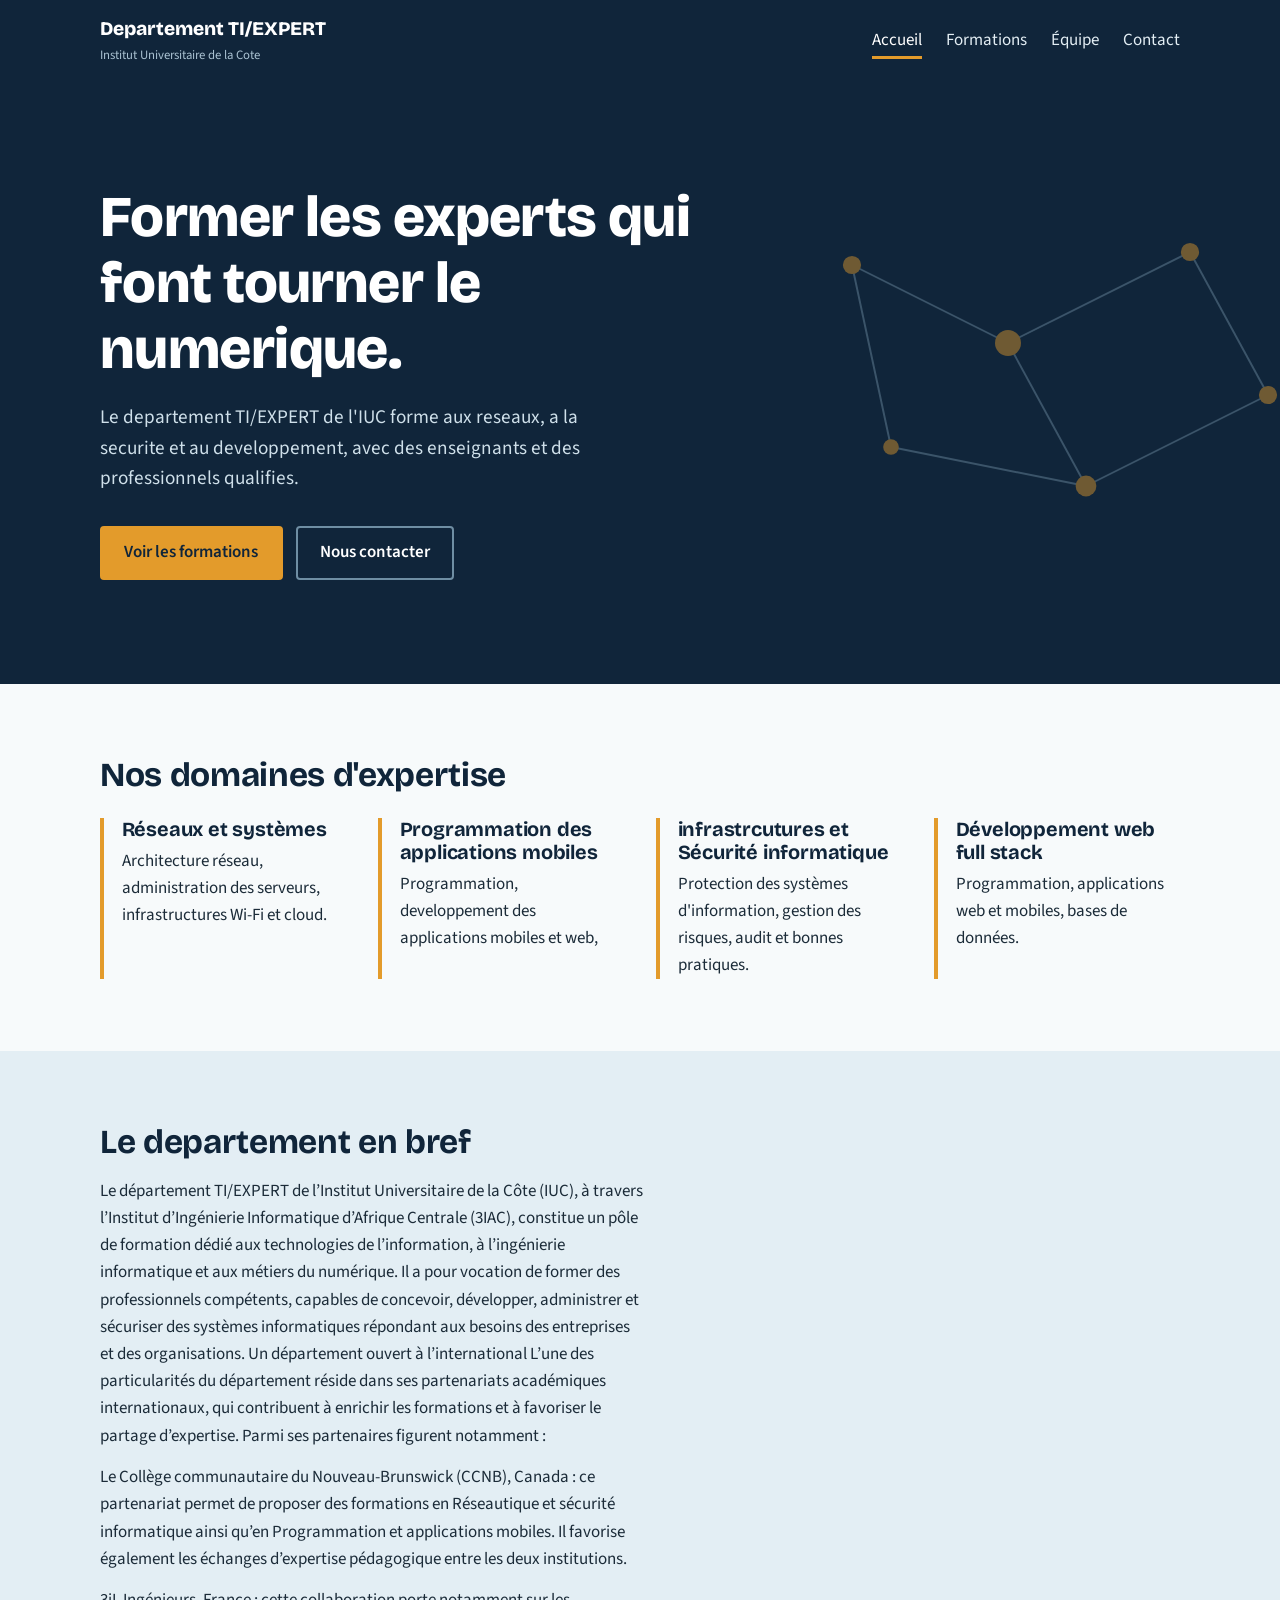
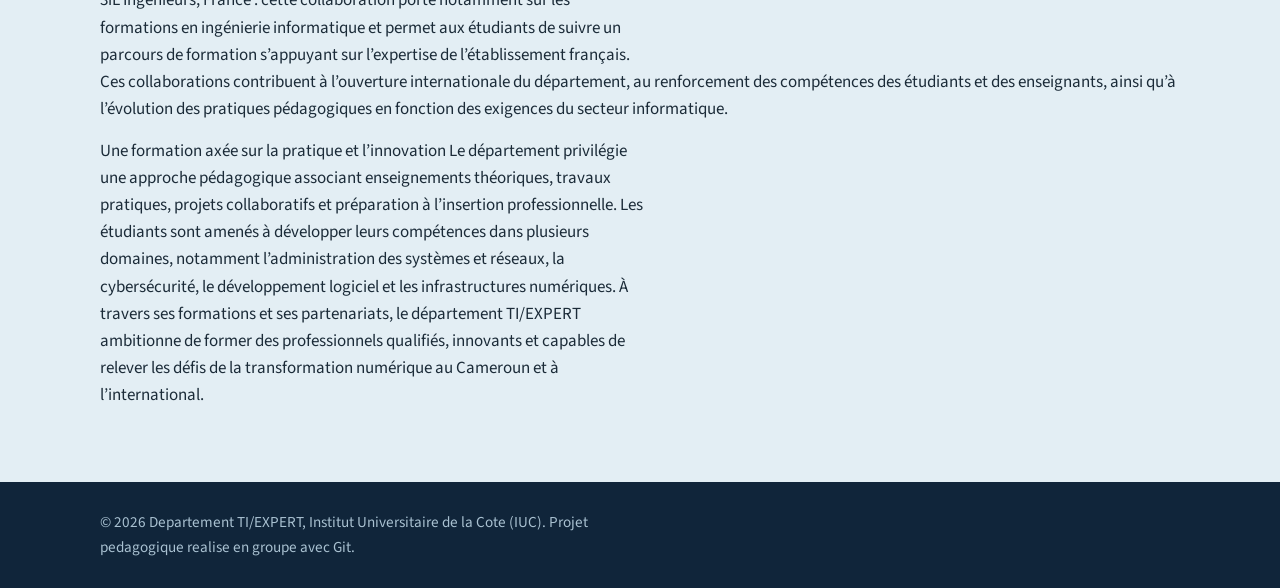
<file: index.html>
<!DOCTYPE html>
<html lang="fr">
<head>
  <meta charset="UTF-8">
  <meta name="viewport" content="width=device-width, initial-scale=1">
  <link rel="preconnect" href="https://fonts.googleapis.com">
  <link rel="preconnect" href="https://fonts.gstatic.com" crossorigin>
  <link href="https://fonts.googleapis.com/css2?family=Bricolage+Grotesque:wght@700;800&family=Source+Sans+3:wght@400;600&display=swap" rel="stylesheet">
  <link rel="stylesheet" href="style.css">
  <title>Departement TI - IUC</title>
  <meta name="description" content="Presentation du departement des technologies de l'information et experts a l'IUC.">
</head>
<body>
  <header class="entete">
    <div class="conteneur">
      <a class="marque" href="index.html">Departement TI/EXPERT<small>Institut Universitaire de la Cote</small></a>
      <nav aria-label="Navigation principale">
        <ul class="menu">
          <li><a href="index.html" aria-current="page">Accueil</a></li>
          <li><a href="formations.html">Formations</a></li>
          <li><a href="equipe.html">Équipe</a></li>
          <li><a href="contact.html">Contact</a></li>
        </ul>
      </nav>
    </div>
  </header>

  <main>
    <section class="bandeau">
      <svg class="reseau" viewBox="0 0 400 300" aria-hidden="true" fill="none" stroke="#6F8EA3" stroke-width="1.5">
        <line x1="40" y1="60" x2="160" y2="120"/><line x1="160" y1="120" x2="300" y2="50"/>
        <line x1="160" y1="120" x2="220" y2="230"/><line x1="300" y1="50" x2="360" y2="160"/>
        <line x1="220" y1="230" x2="360" y2="160"/><line x1="40" y1="60" x2="70" y2="200"/>
        <line x1="70" y1="200" x2="220" y2="230"/>
        <g fill="#E39B2B" stroke="none">
          <circle cx="40" cy="60" r="7"/><circle cx="160" cy="120" r="10"/><circle cx="300" cy="50" r="7"/>
          <circle cx="220" cy="230" r="8"/><circle cx="360" cy="160" r="7"/><circle cx="70" cy="200" r="6"/>
        </g>
      </svg>
      <div class="conteneur">
        <h1>Former les experts qui font tourner le numerique.</h1>
        <p>Le departement TI/EXPERT de l'IUC forme aux reseaux, a la securite et au developpement, avec des enseignants et des professionnels qualifies.</p>
        <div class="actions">
          <a class="bouton" href="formations.html">Voir les formations</a>
          <a class="bouton secondaire" href="contact.html">Nous contacter</a>
        </div>
      </div>
    </section>

    <section class="section">
      <div class="conteneur">
        <h2>Nos domaines d'expertise</h2>
        <div class="domaines">
          <!-- TODO : adapter les domaines au vrai contenu du département -->
          <div class="domaine">
            <h3>Réseaux et systèmes</h3>
            <p>Architecture réseau, administration des serveurs, infrastructures Wi-Fi et cloud.</p>
          </div>
          <div class="domaine">
            <h3>Programmation des applications mobiles</h3>
            <p>Programmation, developpement des applications mobiles et web,</p>
            </div>
            <div class="domaine">
            <h3>infrastrcutures et Sécurité informatique</h3>
            <p>Protection des systèmes d'information, gestion des risques, audit et bonnes pratiques.</p>
          </div>
          <div class="domaine">
            <h3>Développement web full stack</h3>
            <p>Programmation, applications web et mobiles, bases de données.</p>
          </div>
        </div>
      </div>
    </section>

    <section class="section claire">
      <div class="conteneur">
        <h2>Le departement en bref</h2>
        <!-- TODO : remplacer par la vraie presentation (histoire, mission, partenaires) -->
        <p>Le département TI/EXPERT de l’Institut Universitaire de la Côte (IUC), à travers l’Institut d’Ingénierie Informatique d’Afrique Centrale (3IAC), constitue un pôle de formation dédié aux technologies de l’information, à l’ingénierie informatique et aux métiers du numérique.
Il a pour vocation de former des professionnels compétents, capables de concevoir, développer, administrer et sécuriser des systèmes informatiques répondant aux besoins des entreprises et des organisations.

Un département ouvert à l’international
L’une des particularités du département réside dans ses partenariats académiques internationaux, qui contribuent à enrichir les formations et à favoriser le partage d’expertise. Parmi ses partenaires figurent notamment :
<p>Le Collège communautaire du Nouveau-Brunswick (CCNB), Canada : ce partenariat permet de proposer des formations en Réseautique et sécurité informatique ainsi qu’en Programmation et applications mobiles. Il favorise également les échanges d’expertise pédagogique entre les deux institutions.</p>
<p>3iL Ingénieurs, France : cette collaboration porte notamment sur les formations en ingénierie informatique et permet aux étudiants de suivre un parcours de formation s’appuyant sur l’expertise de l’établissement français.</p>
Ces collaborations contribuent à l’ouverture internationale du département, au renforcement des compétences des étudiants et des enseignants, ainsi qu’à l’évolution des pratiques pédagogiques en fonction des exigences du secteur informatique.</p>
        <p>Une formation axée sur la pratique et l’innovation
Le département privilégie une approche pédagogique associant enseignements théoriques, travaux pratiques, projets collaboratifs et préparation à l’insertion professionnelle. Les étudiants sont amenés à développer leurs compétences dans plusieurs domaines, notamment l’administration des systèmes et réseaux, la cybersécurité, le développement logiciel et les infrastructures numériques.
À travers ses formations et ses partenariats, le département TI/EXPERT ambitionne de former des professionnels qualifiés, innovants et capables de relever les défis de la transformation numérique au Cameroun et à l’international.</p>
      </div>
    </section>
  </main>

  <footer class="pied">
    <div class="conteneur">
      <p>© 2026 Departement TI/EXPERT, Institut Universitaire de la Cote (IUC). Projet pedagogique realise en groupe avec Git.</p>
    </div>
  </footer>
</body>
</html>
</file>
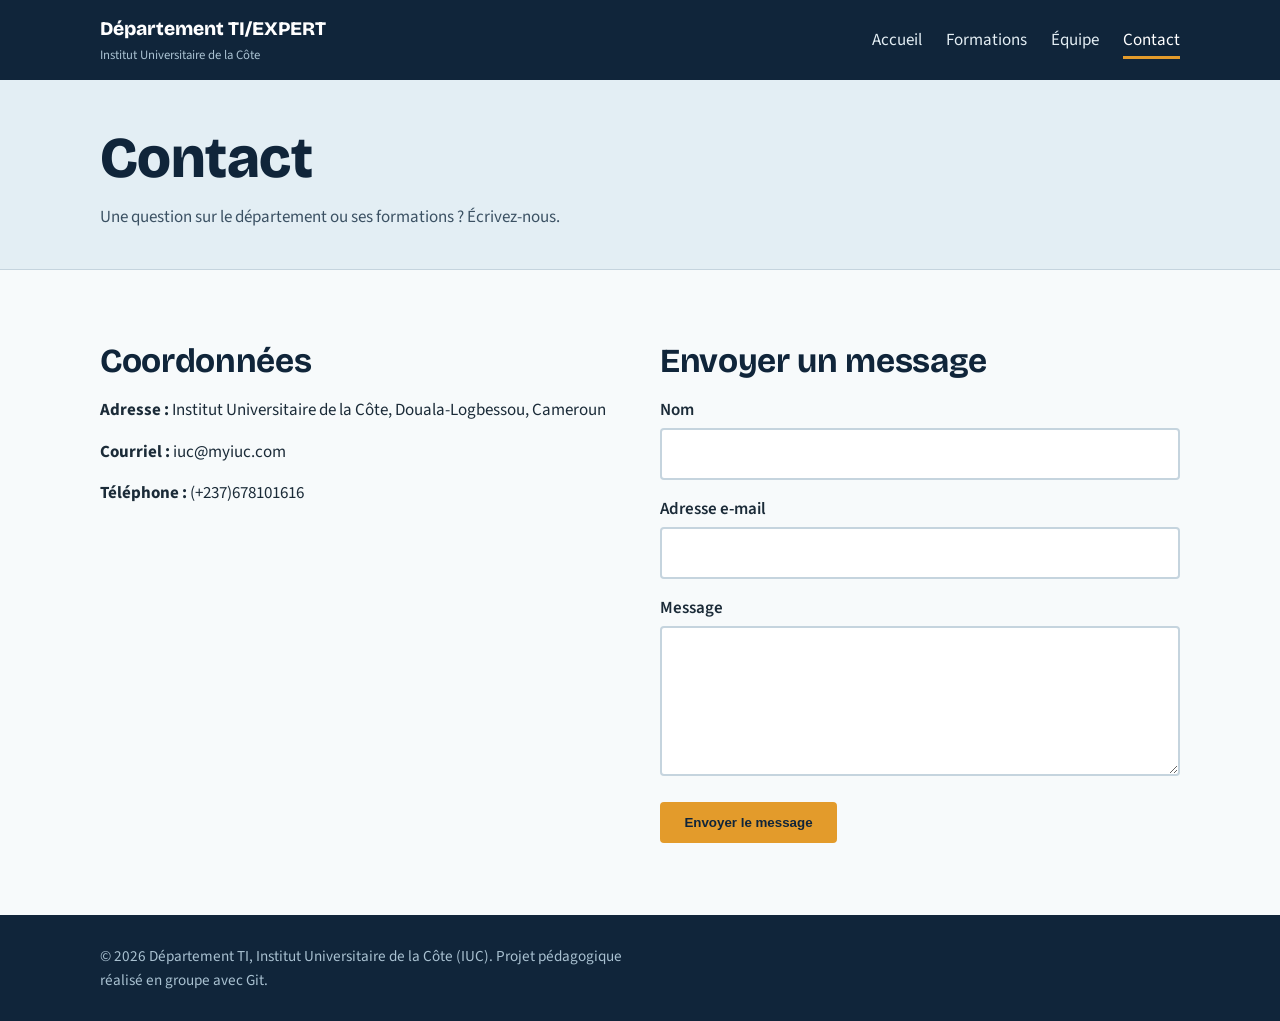
<file: contact.html>
<!DOCTYPE html>
<html lang="fr">
<head>
  <meta charset="UTF-8">
  <meta name="viewport" content="width=device-width, initial-scale=1">
  <link rel="preconnect" href="https://fonts.googleapis.com">
  <link rel="preconnect" href="https://fonts.gstatic.com" crossorigin>
  <link href="https://fonts.googleapis.com/css2?family=Bricolage+Grotesque:wght@700;800&family=Source+Sans+3:wght@400;600&display=swap" rel="stylesheet">
  <link rel="stylesheet" href="style.css">
  <title>Contact - Département TI - IUC</title>
</head>
<body>
  <header class="entete">
    <div class="conteneur">
      <a class="marque" href="index.html">Département TI/EXPERT<small>Institut Universitaire de la Côte</small></a>
      <nav aria-label="Navigation principale">
        <ul class="menu">
          <li><a href="index.html">Accueil</a></li>
          <li><a href="formations.html">Formations</a></li>
          <li><a href="equipe.html">Équipe</a></li>
          <li><a href="contact.html" aria-current="page">Contact</a></li>
        </ul>
      </nav>
    </div>
  </header>

  <main>
    <section class="titre-page">
      <div class="conteneur">
        <h1>Contact</h1>
        <p>Une question sur le département ou ses formations ? Écrivez-nous.</p>
      </div>
    </section>

    <section class="section">
      <div class="conteneur contact">
        <div>
          <h2>Coordonnées</h2>
          <p><strong>Adresse :</strong> Institut Universitaire de la Côte, Douala-Logbessou, Cameroun</p>
          <p><strong>Courriel :</strong> iuc@myiuc.com</p>
          <p><strong>Téléphone :</strong> (+237)678101616</p>
        </div>

        <div>
          <h2>Envoyer un message</h2>
          <!-- Formulaire d'affichage uniquement : il n'envoie rien tant qu'il n'est pas relié à un service. -->
          <form action="#" method="post">
            <div>
              <label for="nom">Nom</label>
              <input type="text" id="nom" name="nom" required>
            </div>
            <div>
              <label for="email">Adresse e-mail</label>
              <input type="email" id="email" name="email" required>
            </div>
            <div>
              <label for="message">Message</label>
              <textarea id="message" name="message" required></textarea>
            </div>
            <button class="bouton" type="submit">Envoyer le message</button>
          </form>
        </div>
      </div>
    </section>
  </main>

  <footer class="pied">
    <div class="conteneur">
      <p>© 2026 Département TI, Institut Universitaire de la Côte (IUC). Projet pédagogique réalisé en groupe avec Git.</p>
    </div>
  </footer>
</body>
</html>
</file>
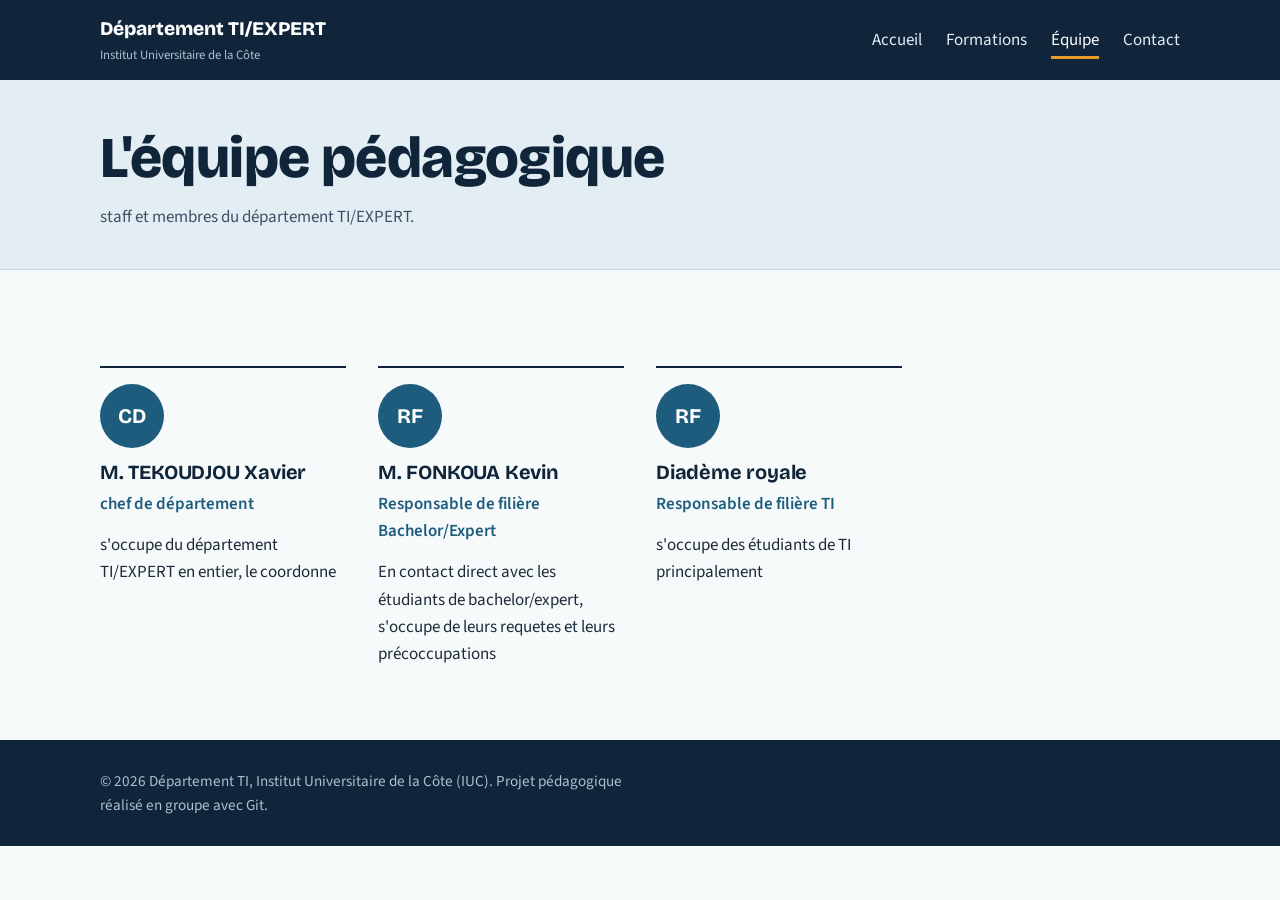
<file: equipe.html>
<!DOCTYPE html>
<html lang="fr">
<head>
  <meta charset="UTF-8">
  <meta name="viewport" content="width=device-width, initial-scale=1">
  <link rel="preconnect" href="https://fonts.googleapis.com">
  <link rel="preconnect" href="https://fonts.gstatic.com" crossorigin>
  <link href="https://fonts.googleapis.com/css2?family=Bricolage+Grotesque:wght@700;800&family=Source+Sans+3:wght@400;600&display=swap" rel="stylesheet">
  <link rel="stylesheet" href="style.css">
  <title>Équipe - Département TI/EXPERT - IUC</title>
</head>
<body>
  <header class="entete">
    <div class="conteneur">
      <a class="marque" href="index.html">Département TI/EXPERT<small>Institut Universitaire de la Côte</small></a>
      <nav aria-label="Navigation principale">
        <ul class="menu">
          <li><a href="index.html">Accueil</a></li>
          <li><a href="formations.html">Formations</a></li>
          <li><a href="equipe.html" aria-current="page">Équipe</a></li>
          <li><a href="contact.html">Contact</a></li>
        </ul>
      </nav>
    </div>
  </header>

  <main>
    <section class="titre-page">
      <div class="conteneur">
        <h1>L'équipe pédagogique</h1>
        <p>staff et membres du département TI/EXPERT.</p>
      </div>
    </section>

    <section class="section">
      <div class="conteneur">
        <div class="equipe">
          <!-- TODO : un bloc <article class="personne"> par membre. Remplacer initiales, nom, rôle et spécialité. -->
          <article class="personne">
            <div class="initiales" aria-hidden="true">CD</div>
            <h3>M. TEKOUDJOU Xavier</h3>
            <p class="role">chef de département</p>
            <p>s'occupe du département TI/EXPERT en entier, le coordonne</p>
          </article>

          <article class="personne">
            <div class="initiales" aria-hidden="true">RF</div>
            <h3>M. FONKOUA Kevin</h3>
            <p class="role">Responsable de filière Bachelor/Expert </p>
            <p>En contact direct avec les étudiants de bachelor/expert, s'occupe de leurs requetes et leurs précoccupations </p>
          </article>

          <article class="personne">
            <div class="initiales" aria-hidden="true">RF</div>
            <h3>Diadème royale </h3>
            <p class="role">Responsable de filière TI</p>
            <p>s'occupe des étudiants de TI principalement</p>
          </article>
        </div>
      </div>
    </section>
  </main>

  <footer class="pied">
    <div class="conteneur">
      <p>© 2026 Département TI, Institut Universitaire de la Côte (IUC). Projet pédagogique réalisé en groupe avec Git.</p>
    </div>
  </footer>
</body>
</html>
</file>
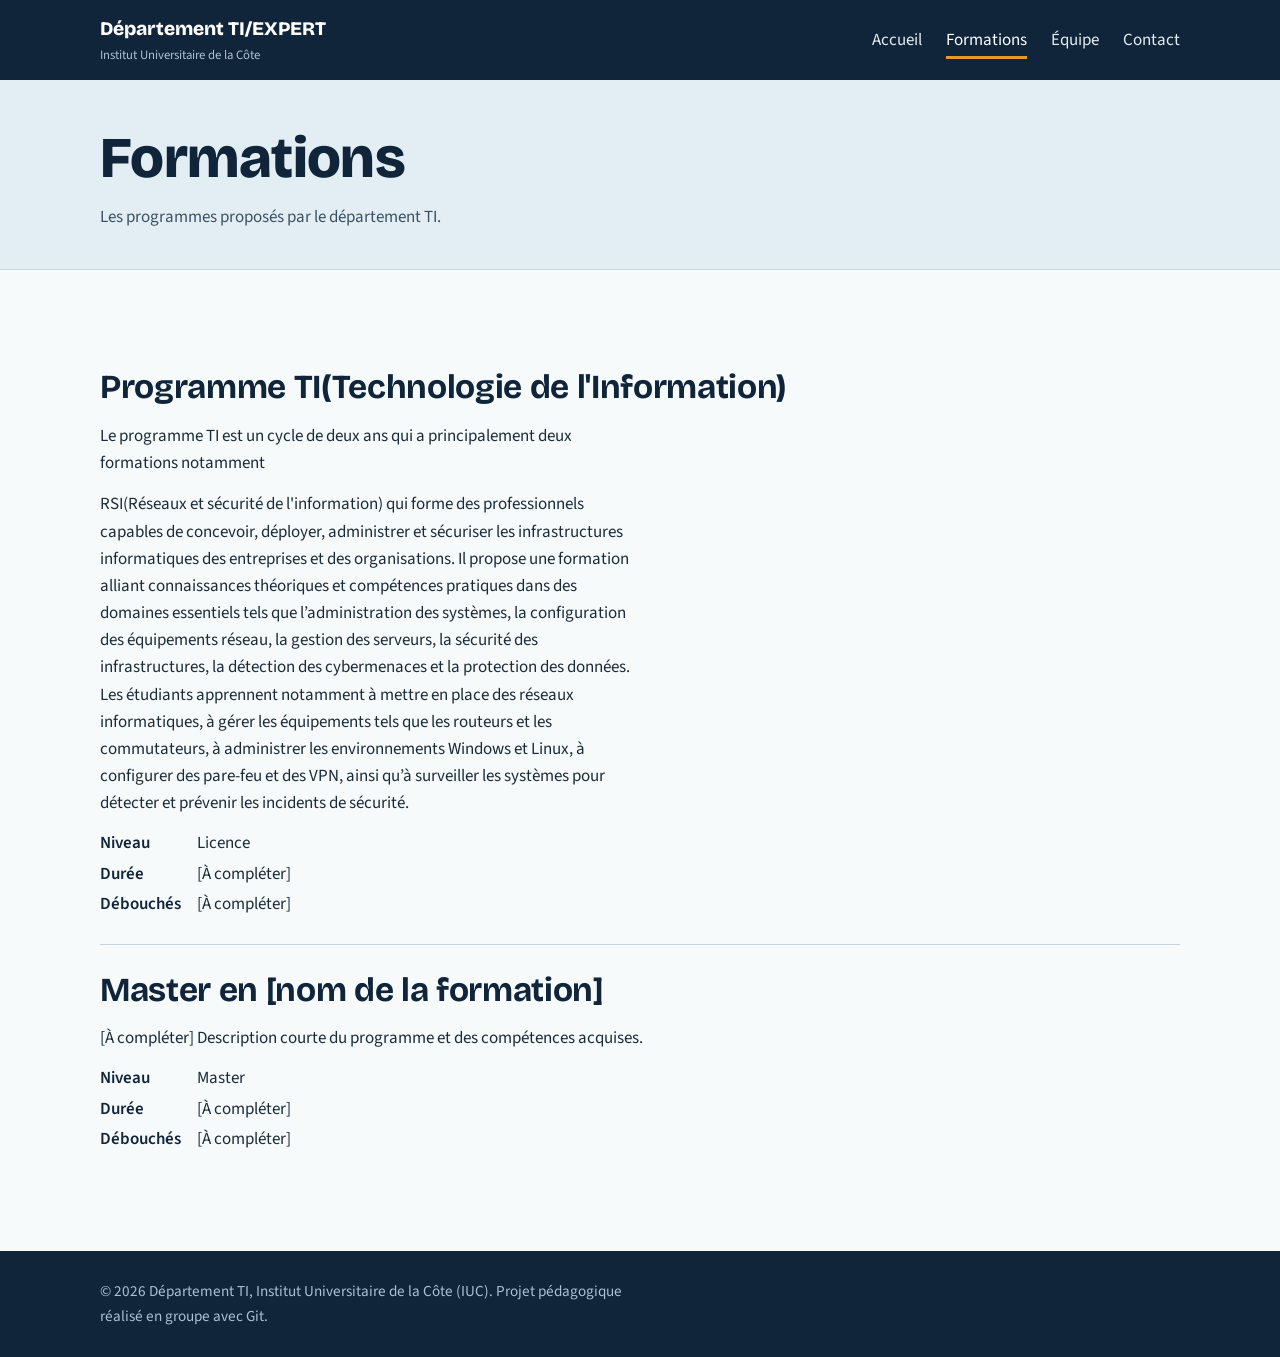
<file: formations.html>
<!DOCTYPE html>
<html lang="fr">
<head>
  <meta charset="UTF-8">
  <meta name="viewport" content="width=device-width, initial-scale=1">
  <link rel="preconnect" href="https://fonts.googleapis.com">
  <link rel="preconnect" href="https://fonts.gstatic.com" crossorigin>
  <link href="https://fonts.googleapis.com/css2?family=Bricolage+Grotesque:wght@700;800&family=Source+Sans+3:wght@400;600&display=swap" rel="stylesheet">
  <link rel="stylesheet" href="style.css">
  <title>Formations - Département TI - IUC</title>
</head>
<body>
  <header class="entete">
    <div class="conteneur">
      <a class="marque" href="index.html">Département TI/EXPERT<small>Institut Universitaire de la Côte</small></a>
      <nav aria-label="Navigation principale">
        <ul class="menu">
          <li><a href="index.html">Accueil</a></li>
          <li><a href="formations.html" aria-current="page">Formations</a></li>
          <li><a href="equipe.html">Équipe</a></li>
          <li><a href="contact.html">Contact</a></li>
        </ul>
      </nav>
    </div>
  </header>

  <main>
    <section class="titre-page">
      <div class="conteneur">
        <h1>Formations</h1>
        <p>Les programmes proposés par le département TI.</p>
      </div>
    </section>

    <section class="section">
      <div class="conteneur">
        <!-- TODO : remplacer par les vraies formations. Copier-coller un bloc <article> par formation. -->
        <article class="formation">
          <h2>Programme TI(Technologie de l'Information)</h2>
          <p>Le programme TI est un cycle de deux ans qui a principalement deux formations notamment</p>
          <p>RSI(Réseaux et sécurité de l'information) qui forme des professionnels capables de concevoir, déployer, administrer et sécuriser les infrastructures informatiques des entreprises et des organisations.
Il propose une formation alliant connaissances théoriques et compétences pratiques dans des domaines essentiels tels que l’administration des systèmes, la configuration des équipements réseau, la gestion des serveurs, la sécurité des infrastructures, la détection des cybermenaces et la protection des données.
Les étudiants apprennent notamment à mettre en place des réseaux informatiques, à gérer les équipements tels que les routeurs et les commutateurs, à administrer les environnements Windows et Linux, à configurer des pare-feu et des VPN, ainsi qu’à surveiller les systèmes pour détecter et prévenir les incidents de sécurité. </p>
          <dl>
            <dt>Niveau</dt><dd>Licence</dd>
            <dt>Durée</dt><dd>[À compléter]</dd>
            <dt>Débouchés</dt><dd>[À compléter]</dd>
          </dl>
        </article>

        <article class="formation">
          <h2>Master en [nom de la formation]</h2>
          <p>[À compléter] Description courte du programme et des compétences acquises.</p>
          <dl>
            <dt>Niveau</dt><dd>Master</dd>
            <dt>Durée</dt><dd>[À compléter]</dd>
            <dt>Débouchés</dt><dd>[À compléter]</dd>
          </dl>
        </article>
      </div>
    </section>
  </main>

  <footer class="pied">
    <div class="conteneur">
      <p>© 2026 Département TI, Institut Universitaire de la Côte (IUC). Projet pédagogique réalisé en groupe avec Git.</p>
    </div>
  </footer>
</body>
</html>
</file>
<file: style.css>
/* ==========================================================
   Feuille de style commune - Département TI, IUC
   Un seul fichier partagé : modifiez-le par petits commits
   (ex. "Style du menu", "Style de la section équipe").
   ========================================================== */

:root {
  --encre: #10253A;     /* fond sombre, titres */
  --maree: #1D5C7D;     /* liens, éléments secondaires */
  --ciel: #E3EEF4;      /* fonds clairs de sections */
  --fond: #F7FAFB;      /* fond de page */
  --ambre: #E39B2B;     /* accent (phare) : boutons, page active */
  --texte: #1B2B38;
  --trait: #C5D4DE;
}

* { box-sizing: border-box; margin: 0; padding: 0; }
html { scroll-behavior: smooth; }

body {
  font-family: "Source Sans 3", system-ui, -apple-system, "Segoe UI", sans-serif;
  font-size: 1.0625rem;
  line-height: 1.6;
  color: var(--texte);
  background: var(--fond);
}

h1, h2, h3 {
  font-family: "Bricolage Grotesque", "Trebuchet MS", sans-serif;
  color: var(--encre);
  line-height: 1.15;
  letter-spacing: -0.01em;
}
h1 { font-size: clamp(2.2rem, 5vw, 3.6rem); font-weight: 800; }
h2 { font-size: clamp(1.5rem, 3vw, 2.1rem); font-weight: 700; margin-bottom: 1rem; }
h3 { font-size: 1.25rem; font-weight: 700; margin-bottom: 0.4rem; }

p { max-width: 68ch; }
p + p { margin-top: 0.9rem; }
a { color: var(--maree); }
a:hover { color: var(--encre); }

:focus-visible { outline: 3px solid var(--ambre); outline-offset: 3px; }

.conteneur { width: min(1080px, 92%); margin-inline: auto; }

/* ---------- En-tête et navigation ---------- */
.entete { background: var(--encre); position: sticky; top: 0; z-index: 10; }
.entete .conteneur {
  display: flex; flex-wrap: wrap; align-items: center;
  justify-content: space-between; gap: 0.5rem 2rem; padding: 0.9rem 0;
}
.marque {
  font-family: "Bricolage Grotesque", sans-serif;
  font-weight: 800; font-size: 1.2rem; color: #fff; text-decoration: none;
}
.marque small { display: block; font-family: "Source Sans 3", sans-serif;
  font-weight: 400; font-size: 0.8rem; color: #A9C1D1; }

.menu { display: flex; flex-wrap: wrap; gap: 0.25rem 1.5rem; list-style: none; }
.menu a {
  color: #E3EEF4; text-decoration: none; padding: 0.3rem 0;
  border-bottom: 3px solid transparent;
}
.menu a:hover { border-bottom-color: var(--trait); color: #fff; }
.menu a[aria-current="page"] { border-bottom-color: var(--ambre); color: #fff; }

/* ---------- Bandeau d'accueil ---------- */
.bandeau { background: var(--encre); color: #fff; position: relative; overflow: hidden; }
.bandeau .conteneur { padding: clamp(3rem, 9vw, 6.5rem) 0; position: relative; z-index: 1; }
.bandeau h1 { color: #fff; max-width: 18ch; }
.bandeau p { color: #CFE0EA; font-size: 1.2rem; margin-top: 1.2rem; max-width: 52ch; }
.bandeau .reseau {
  position: absolute; right: -40px; top: 50%; transform: translateY(-50%);
  width: min(520px, 60%); opacity: 0.45; z-index: 0;
}
.actions { display: flex; flex-wrap: wrap; gap: 0.8rem; margin-top: 2rem; }

.bouton {
  display: inline-block; padding: 0.7rem 1.4rem; border-radius: 4px;
  font-weight: 600; text-decoration: none; border: 2px solid var(--ambre);
  background: var(--ambre); color: var(--encre);
}
.bouton:hover { background: #F0B04E; color: var(--encre); }
.bouton.secondaire { background: transparent; color: #fff; border-color: #6F8EA3; }
.bouton.secondaire:hover { border-color: #fff; color: #fff; }

/* En-tête des pages intérieures */
.titre-page { background: var(--ciel); border-bottom: 1px solid var(--trait); }
.titre-page .conteneur { padding: 2.8rem 0 2.4rem; }
.titre-page p { margin-top: 0.8rem; color: #3B5163; }

/* ---------- Sections ---------- */
.section { padding: clamp(2.5rem, 6vw, 4.5rem) 0; }
.section.claire { background: var(--ciel); }

.domaines { display: grid; gap: 2rem; grid-template-columns: repeat(auto-fit, minmax(240px, 1fr)); margin-top: 1.5rem; }
.domaine { border-left: 4px solid var(--ambre); padding-left: 1.1rem; }

/* ---------- Équipe ---------- */
.equipe { display: grid; gap: 2.2rem 2rem; grid-template-columns: repeat(auto-fill, minmax(240px, 1fr)); margin-top: 1.5rem; }
.personne { border-top: 2px solid var(--encre); padding-top: 1rem; }
.initiales {
  width: 64px; height: 64px; border-radius: 50%; background: var(--maree); color: #fff;
  display: grid; place-items: center; font-family: "Bricolage Grotesque", sans-serif;
  font-weight: 700; font-size: 1.3rem; margin-bottom: 0.8rem;
}
.role { color: var(--maree); font-weight: 600; }

/* ---------- Formations ---------- */
.formation { padding: 1.6rem 0; border-top: 1px solid var(--trait); }
.formation:first-of-type { border-top: 0; }
.formation dl { display: grid; grid-template-columns: max-content 1fr; gap: 0.2rem 1rem; margin-top: 0.8rem; }
.formation dt { font-weight: 600; color: var(--encre); }

/* ---------- Contact ---------- */
.contact { display: grid; gap: 2.5rem; grid-template-columns: repeat(auto-fit, minmax(280px, 1fr)); }
form { display: grid; gap: 1rem; }
label { font-weight: 600; display: block; margin-bottom: 0.25rem; }
input, textarea {
  width: 100%; padding: 0.65rem 0.8rem; font: inherit;
  border: 2px solid var(--trait); border-radius: 4px; background: #fff;
}
input:focus, textarea:focus { border-color: var(--maree); }
textarea { min-height: 150px; resize: vertical; }
form .bouton { justify-self: start; cursor: pointer; }

/* ---------- Pied de page ---------- */
.pied { background: var(--encre); color: #A9C1D1; padding: 1.8rem 0; font-size: 0.95rem; }
.pied a { color: #fff; }

/* ---------- Mobile ---------- */
@media (max-width: 640px) {
  .bandeau .reseau { opacity: 0.18; width: 90%; }
  .formation dl { grid-template-columns: 1fr; }
}
@media (prefers-reduced-motion: reduce) { html { scroll-behavior: auto; } }
</file>
